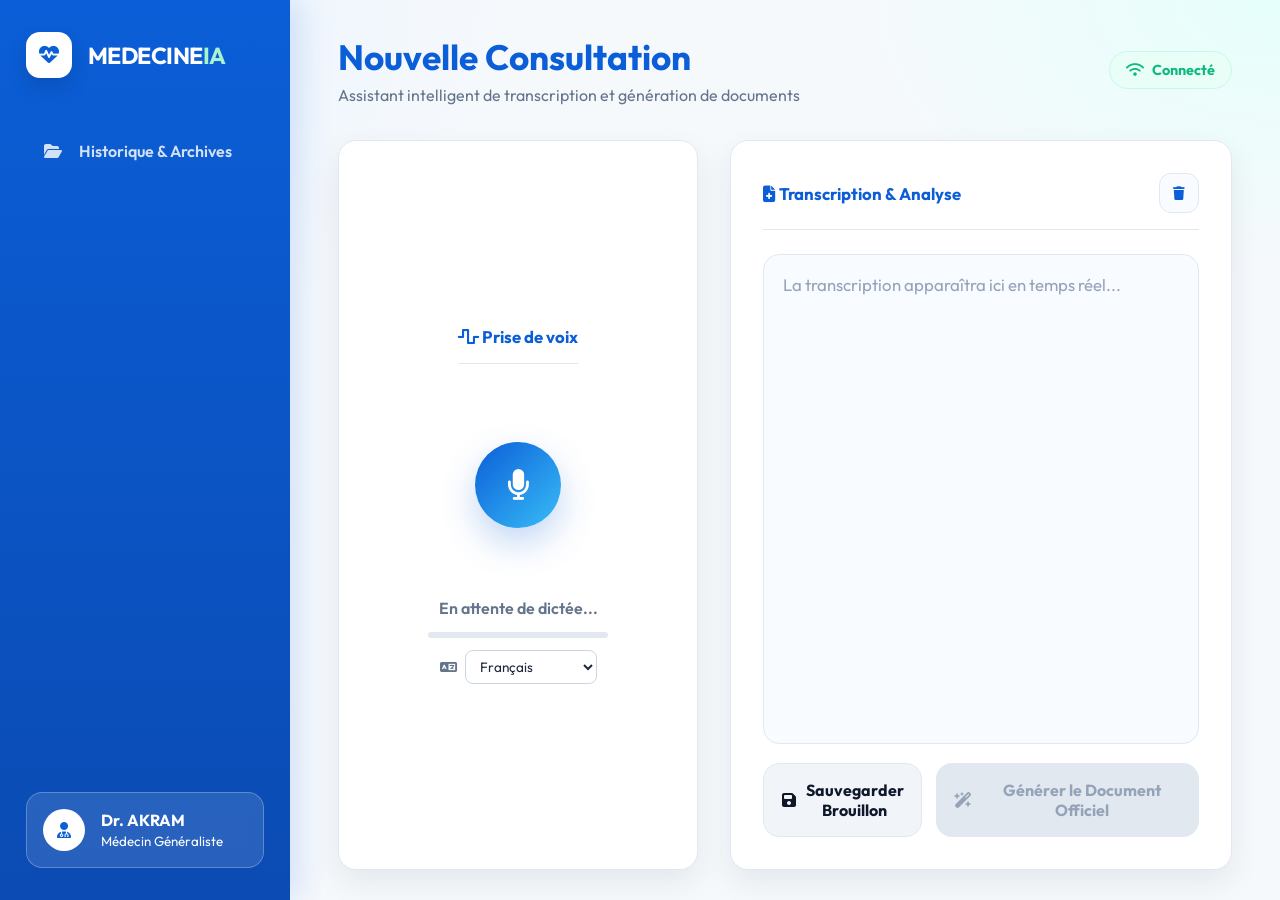
<file: index.html>
<!DOCTYPE html>
<html lang="fr">
<head>
    <meta charset="UTF-8">
    <meta name="viewport" content="width=device-width, initial-scale=1.0">
    <title> MEDVOX | Consultation</title>
    <link href="https://fonts.googleapis.com/css2?family=Outfit:wght@300;400;500;700&display=swap" rel="stylesheet">
    <link rel="stylesheet" href="https://cdnjs.cloudflare.com/ajax/libs/font-awesome/6.4.0/css/all.min.css">
    <link rel="stylesheet" href="style.css">
</head>
<body>

    <div class="layout">
        <aside class="sidebar">
            <div class="brand">
                <div class="logo-icon"><i class="fa-solid fa-heart-pulse"></i></div>
                <div class="logo-text">MEDECINE<span>IA</span></div>
            </div>

            <nav class="menu">
                <a href="history.html">
                    <i class="fa-solid fa-folder-open"></i> <span>Historique & Archives</span>
                </a>
            </nav>

            <div class="user-card">
                <div class="avatar"><i class="fa-solid fa-user-doctor"></i></div>
                <div class="user-info">
                    <h4>Dr. AKRAM</h4>
                    <small>Médecin Généraliste</small>
                </div>
            </div>
        </aside>

        <main class="content">
            <header class="top-header">
                <div class="titles">
                    <h1>Nouvelle Consultation</h1>
                    <p>Assistant intelligent de transcription et génération de documents</p>
                </div>
                <div class="status-badge" id="connectionStatus">
                    <i class="fa-solid fa-wifi"></i> Connecté
                </div>
            </header>

            <div class="workspace">
                <div class="panel recording-panel">
                    <div class="panel-header">
                        <h3><i class="fa-solid fa-wave-square"></i> Prise de voix</h3>
                    </div>
                    
                    <div class="mic-container">
                        <div class="mic-button" id="btnRecord">
                            <i class="fa-solid fa-microphone" id="micIcon"></i>
                        </div>
                        <div class="pulse-ring"></div>
                        <div class="pulse-ring delay"></div>
                    </div>

                    <p id="status" class="status-message">En attente de dictée...</p>
                    <div class="mic-level" title="Niveau du micro"><span id="micLevelBar"></span></div>
                    <label class="lang-picker" for="langSelect">
                        <i class="fa-solid fa-language"></i>
                        <select id="langSelect" aria-label="Langue de la dictée">
                            <option value="fr-FR" selected>Français</option>
                            <option value="ar-MA">العربية (Maroc)</option>
                            <option value="en-US">English</option>
                        </select>
                    </label>
                </div>

                <div class="panel result-panel">
                    <div class="panel-header">
                        <h3><i class="fa-solid fa-file-medical"></i> Transcription & Analyse</h3>
                        <div class="actions">
                            <button id="btnClear" class="icon-btn" title="Effacer"><i class="fa-solid fa-trash"></i></button>
                        </div>
                    </div>

                    <div id="aiAssistContainer" class="assist-panel" style="display:none; padding: 15px; margin-bottom: 10px; border-radius: 12px; background: rgba(255,255,255,0.5);">
                        <div style="display: flex; gap: 10px; margin-bottom: 10px;">
                            <div id="imcBadge" class="badge-assist"></div>
                            <div id="diagList" class="badge-assist blue"></div>
                        </div>
                        <div id="alertBox" class="alert-banner" style="display:none;">
                            <i class="fa-solid fa-triangle-exclamation"></i> 
                            <strong>ALERTE :</strong> <span id="alertText"></span>
                        </div>
                    </div>

                    <div class="editor-container">
                        <textarea id="rawText" placeholder="La transcription apparaîtra ici en temps réel..."></textarea>
                    </div>

                    <div class="panel-footer">
                        <button id="btnSaveDraft" class="btn-secondary">
                            <i class="fa-solid fa-floppy-disk"></i> Sauvegarder Brouillon
                        </button>

                        <button id="btnProcess" class="btn-primary" disabled>
                            <i class="fa-solid fa-wand-magic-sparkles"></i>
                            Générer le Document Officiel
                        </button>
                    </div>
                </div>
            </div>
        </main>
    </div>

    <div id="resultOverlay" class="overlay" style="display:none;">
        <div class="modal glass-effect">
            <div class="modal-header">
                <h2><i class="fa-solid fa-check-circle"></i> Document Prêt</h2>
                <button id="closeModal" class="close-icon"><i class="fa-solid fa-xmark"></i></button>
            </div>
            
            <form action="generate_pdf.php" method="POST" target="_blank">
                <div class="input-group">
                    <label>Type de Document</label>
                    <div class="input-wrapper">
                        <i class="fa-solid fa-tag"></i>
                        <input type="text" name="doc_title" id="docTitle" readonly>
                    </div>
                </div>
                <div class="input-group">
                    <label>Contenu Médical Structuré</label>
                    <div class="textarea-wrapper">
                        <textarea name="doc_content" id="docContent" required></textarea>
                    </div>
                </div>
                <button type="submit" class="btn-success">
                    <i class="fa-solid fa-print"></i> Valider & Imprimer PDF
                </button>
            </form>
        </div>
    </div>

    <script src="script.js"></script>
</body>
</html>
</file>
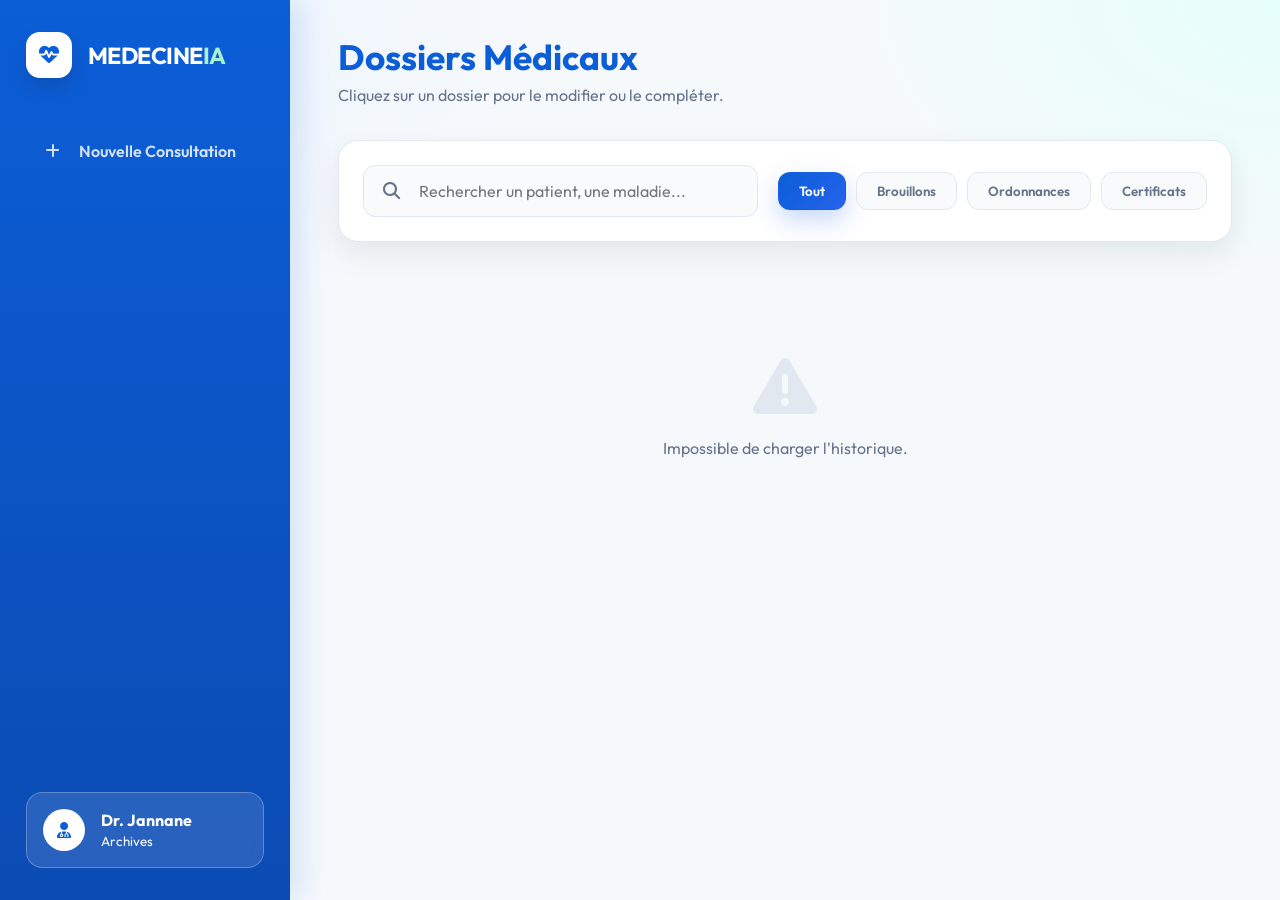
<file: history.html>
<!DOCTYPE html>
<html lang="fr">
<head>
    <meta charset="UTF-8">
    <meta name="viewport" content="width=device-width, initial-scale=1.0">
    <title>Historique & Archives - DocuVoice AI</title>
    <link href="https://fonts.googleapis.com/css2?family=Outfit:wght@300;400;500;700&display=swap" rel="stylesheet">
    <link rel="stylesheet" href="https://cdnjs.cloudflare.com/ajax/libs/font-awesome/6.4.0/css/all.min.css">
    <link rel="stylesheet" href="style.css">

    
</head>
<body>

    <div class="layout">
        <aside class="sidebar">
            <div class="brand">
                <div class="logo-icon"><i class="fa-solid fa-heart-pulse"></i></div>
                <div class="logo-text">MEDECINE<span>IA</span></div>
            </div>

            <nav class="menu">
                <a href="index.html">
                    <i class="fa-solid fa-plus"></i> <span>Nouvelle Consultation</span>
                </a>
            </nav>

            <div class="user-card">
                <div class="avatar"><i class="fa-solid fa-user-doctor"></i></div>
                <div class="user-info">
                    <h4>Dr. Jannane</h4>
                    <small>Archives</small>
                </div>
            </div>
        </aside>

        <main class="content">
            <header class="top-header">
                <div class="titles">
                    <h1>Dossiers Médicaux</h1>
                    <p>Cliquez sur un dossier pour le modifier ou le compléter.</p>
                </div>
            </header>

            <div class="controls-container">
                <div class="search-wrapper">
                    <i class="fa-solid fa-magnifying-glass"></i>
                    <input type="text" id="searchInput" placeholder="Rechercher un patient, une maladie...">
                </div>
                
                <div class="filters">
                    <button class="filter-btn active" data-filter="all">Tout</button>
                    <button class="filter-btn" data-filter="brouillon">Brouillons</button>
                    <button class="filter-btn" data-filter="ordonnance">Ordonnances</button>
                    <button class="filter-btn" data-filter="certificat">Certificats</button>
                </div>
            </div>

            <div id="gridContainer" class="grid-docs">
                <div class="empty-zone"><i class="fa-solid fa-spinner fa-spin"></i><p>Chargement des dossiers...</p></div>
            </div>
        </main>
    </div>

    <script>
        const gridContainer = document.getElementById('gridContainer');
        const searchInput = document.getElementById('searchInput');
        const filterBtns = document.querySelectorAll('.filter-btn');
        let documentsData = [];

        // Échappe le HTML pour éviter l'injection de code dans l'historique
        const esc = (s) => String(s ?? '').replace(/[&<>"']/g, c => ({'&':'&amp;','<':'&lt;','>':'&gt;','"':'&quot;',"'":'&#39;'}[c]));

        // 1. CHARGEMENT DES DONNÉES
        window.onload = () => {
            fetch('get_history_full.php')
                .then(r => r.json())
                .then(data => {
                    documentsData = Array.isArray(data) ? data : [];
                    displayDocuments(documentsData);
                })
                .catch(err => {
                    console.error(err);
                    gridContainer.innerHTML = `<div class="empty-zone"><i class="fa-solid fa-triangle-exclamation"></i><p>Impossible de charger l'historique.</p></div>`;
                });
        };

        // 2. AFFICHAGE DES CARTES
        function displayDocuments(docs) {
            gridContainer.innerHTML = '';
            if (docs.length === 0) {
                gridContainer.innerHTML = `<div class="empty-zone"><i class="fa-regular fa-folder-open"></i><p>Aucun dossier trouvé.</p></div>`;
                return;
            }

            docs.forEach(doc => {
                const titleLower = doc.titre.toLowerCase();
                const isDraft = titleLower.includes('brouillon');
                
                let icon = 'fa-file-medical';
                let colorClass = ''; 

                if (isDraft) { 
                    icon = 'fa-pen-ruler'; 
                    colorClass = 'type-brouillon';
                }
                else if (titleLower.includes('ordonnance')) { icon = 'fa-pills'; colorClass = 'type-ordonnance'; }
                else if (titleLower.includes('certificat')) { icon = 'fa-certificate'; colorClass = 'type-certificat'; }
                else if (titleLower.includes('courrier') || titleLower.includes('lettre')) { icon = 'fa-paper-plane'; colorClass = 'type-courrier'; }

                const dateObj = new Date(doc.date_creation);
                const dateStr = dateObj.toLocaleDateString('fr-FR', { day: 'numeric', month: 'short', year: 'numeric' });

                const card = document.createElement('div');
                card.className = 'card-doc';
                
                card.innerHTML = `
                    ${isDraft ? '<div class="badge-draft">BROUILLON</div>' : ''}
                    <div class="card-header-row">
                        <div class="card-icon-box ${colorClass}"><i class="fa-solid ${icon}"></i></div>
                        <div class="card-date">${dateStr}</div>
                    </div>
                    
                    <div class="card-title">${esc(doc.titre)}</div>
                    <div class="card-excerpt">${esc(doc.contenu.substring(0, 110))}...</div>
                `;

                // CLIC : REDIRECTION VERS L'ACCUEIL POUR MODIFIER
                card.onclick = () => {
                    localStorage.setItem('editDoc', JSON.stringify({
                        titre: doc.titre,
                        contenu: doc.contenu
                    }));
                    window.location.href = 'index.html';
                };

                gridContainer.appendChild(card);
            });
        }
        
        // 3. FILTRES & RECHERCHE
        function filterDocs() {
            const term = searchInput.value.toLowerCase();
            const cat = document.querySelector('.filter-btn.active').dataset.filter;
            const filtered = documentsData.filter(d => {
                const matchSearch = d.titre.toLowerCase().includes(term) || d.contenu.toLowerCase().includes(term);
                let matchCat = true;
                if(cat === 'brouillon') matchCat = d.titre.toLowerCase().includes('brouillon');
                else if(cat !== 'all') matchCat = d.titre.toLowerCase().includes(cat) && !d.titre.toLowerCase().includes('brouillon');
                return matchSearch && matchCat;
            });
            displayDocuments(filtered);
        }

        searchInput.addEventListener('input', filterDocs);
        
        filterBtns.forEach(b => b.onclick = () => { 
            filterBtns.forEach(x => x.classList.remove('active')); 
            b.classList.add('active'); 
            filterDocs(); 
        });
    </script>
</body>
</html>
</file>
<file: style.css>
/* ======= Base & Theme (Medical) ======= */
:root {
    --primary: #0b5ed7;
    --primary-dark: #0a4db0;
    --secondary: #10b981;
    --secondary-dark: #0f9f7a;
    --accent: #38bdf8;
    --accent-soft: #e0f2fe;
    --danger: #ef4444;
    --bg: #f6f9fc;
    --bg-2: #eef5ff;
    --panel: #ffffff;
    --panel-soft: #f8fbff;
    --text: #0f172a;
    --muted: #64748b;
    --border: #e2e8f0;
    --shadow: 0 12px 30px rgba(15, 23, 42, 0.08);
    --radius: 18px;
}

* { margin: 0; padding: 0; box-sizing: border-box; }

body {
    font-family: 'Outfit', sans-serif;
    background: radial-gradient(900px 600px at 0% 0%, #e9f3ff 0%, transparent 60%),
                radial-gradient(800px 500px at 100% 0%, #e6fffb 0%, transparent 55%),
                var(--bg);
    color: var(--text);
    height: 100vh;
    overflow: hidden;
}

/* LAYOUT */
.layout { display: flex; height: 100vh; }

/* SIDEBAR */
.sidebar {
    width: 290px;
    background: linear-gradient(180deg, #0b5ed7 0%, #0b4bb3 100%);
    color: #ffffff;
    display: flex;
    flex-direction: column;
    padding: 2rem 1.6rem;
    position: relative;
    box-shadow: 10px 0 30px rgba(11, 94, 215, 0.15);
    z-index: 10;
}

.brand { display: flex; align-items: center; gap: 1rem; margin-bottom: 3rem; }
.logo-icon {
    width: 46px; height: 46px;
    background: #ffffff;
    color: var(--primary);
    border-radius: 14px;
    display: flex; align-items: center; justify-content: center;
    font-size: 1.25rem;
    box-shadow: 0 10px 20px rgba(0, 0, 0, 0.12);
}
.logo-text { font-size: 1.45rem; font-weight: 700; letter-spacing: -0.5px; }
.logo-text span { color: #a7f3d0; }

.menu { display: flex; flex-direction: column; gap: 0.6rem; flex: 1; }
.menu a {
    display: flex; align-items: center; gap: 1rem;
    padding: 0.9rem 1rem;
    color: rgba(255, 255, 255, 0.82);
    text-decoration: none;
    border-radius: 14px;
    transition: 0.25s ease;
    font-weight: 600;
    border: 1px solid transparent;
}
.menu a:hover, .menu a.active {
    background: rgba(255, 255, 255, 0.16);
    color: #ffffff;
    border-color: rgba(255, 255, 255, 0.35);
    transform: translateX(4px);
}
.menu i { width: 20px; text-align: center; }

.user-card {
    display: flex; align-items: center; gap: 1rem;
    padding: 1rem;
    background: rgba(255, 255, 255, 0.12);
    border-radius: 16px;
    border: 1px solid rgba(255, 255, 255, 0.25);
    backdrop-filter: blur(8px);
}
.avatar {
    width: 42px; height: 42px;
    background: #ffffff;
    color: var(--primary);
    border-radius: 50%;
    display: flex; align-items: center; justify-content: center;
    font-weight: 700;
}

/* MAIN CONTENT */
.content { flex: 1; padding: 2.2rem 3rem; overflow-y: auto; }

.top-header {
    display: flex; justify-content: space-between; align-items: center;
    margin-bottom: 2.2rem;
}
.titles h1 { font-size: 2.2rem; font-weight: 700; color: var(--primary); }
.titles p { color: var(--muted); margin-top: 6px; }

.status-badge {
    padding: 0.55rem 1rem;
    background: #e9fef7;
    color: var(--secondary);
    border-radius: 999px;
    font-size: 0.9rem;
    font-weight: 700;
    display: flex; align-items: center; gap: 8px;
    border: 1px solid #c7f9ea;
}

.workspace {
    display: grid;
    grid-template-columns: 360px 1fr;
    gap: 2rem;
    height: calc(100vh - 170px);
}

/* PANELS */
.panel {
    background: var(--panel);
    border-radius: var(--radius);
    padding: 2rem;
    box-shadow: var(--shadow);
    display: flex; flex-direction: column;
    border: 1px solid var(--border);
}

.panel-header {
    display: flex; justify-content: space-between; align-items: center;
    margin-bottom: 1.5rem;
    padding-bottom: 1rem;
    border-bottom: 1px solid var(--border);
}
.panel-header h3 { font-size: 1.05rem; color: var(--primary); font-weight: 700; }

.actions { display: flex; gap: 0.5rem; }
.icon-btn {
    border: 1px solid var(--border);
    background: var(--panel-soft);
    color: var(--primary);
    width: 40px; height: 40px;
    border-radius: 12px;
    cursor: pointer;
    transition: 0.2s ease;
}
.icon-btn:hover { background: #e9f3ff; border-color: #cfe3ff; }

/* MICROPHONE */
.recording-panel { align-items: center; justify-content: center; text-align: center; position: relative; overflow: hidden; }
.mic-container { position: relative; width: 130px; height: 130px; display: flex; align-items: center; justify-content: center; margin: 2rem 0; }
.mic-button {
    width: 86px; height: 86px;
    background: linear-gradient(135deg, var(--primary), var(--accent));
    border-radius: 50%;
    display: flex; align-items: center; justify-content: center;
    color: white; font-size: 1.9rem;
    cursor: pointer;
    z-index: 2;
    transition: 0.25s ease;
    box-shadow: 0 15px 35px rgba(11, 94, 215, 0.25);
}
.mic-button:hover { transform: scale(1.06); }

.recording .mic-button { background: linear-gradient(135deg, #fb7185, #ef4444); box-shadow: 0 15px 35px rgba(239, 68, 68, 0.35); }
.pulse-ring {
    position: absolute; width: 100%; height: 100%;
    border-radius: 50%; border: 2px solid rgba(11, 94, 215, 0.35);
    opacity: 0; transform: scale(0.8);
}
.recording .pulse-ring { animation: pulse 2s infinite; }
.recording .pulse-ring.delay { animation-delay: 0.5s; }

@keyframes pulse {
    0% { transform: scale(0.8); opacity: 0.6; }
    100% { transform: scale(2.1); opacity: 0; }
}

.status-message {
    font-weight: 600; color: var(--muted);
    margin-top: 1rem; min-height: 24px;
}

/* ASSISTANT */
.assist-panel { background: #f7fbff; border: 1px solid #e1f0ff; }
.badge-assist {
    background: #e8f0ff;
    color: #1d4ed8;
    padding: 0.5rem 0.8rem;
    border-radius: 999px;
    font-size: 0.85rem;
    font-weight: 700;
}
.badge-assist.blue { background: #e0f2fe; color: #0369a1; }
.alert-banner {
    background: #fff1f2;
    color: #be123c;
    padding: 0.8rem 1rem;
    border-radius: 12px;
    border: 1px solid #fecdd3;
}

/* ÉDITEUR */
.result-panel { position: relative; }
.editor-container { flex: 1; position: relative; }
textarea {
    width: 100%; height: 100%;
    border: 1px solid var(--border);
    border-radius: 16px;
    resize: none;
    font-family: 'Outfit', sans-serif; font-size: 1.05rem; line-height: 1.7;
    color: var(--text); outline: none;
    background: var(--panel-soft);
    padding: 1rem 1.2rem;
}
textarea::placeholder { color: #94a3b8; }

.panel-footer { display: flex; gap: 14px; margin-top: 1.2rem; }

.btn-primary, .btn-secondary, .btn-success {
    padding: 1rem 1.1rem;
    border: none; border-radius: 16px;
    font-size: 1rem; font-weight: 700; font-family: 'Outfit', sans-serif;
    cursor: pointer; transition: 0.25s ease;
    display: flex; align-items: center; justify-content: center; gap: 10px;
}

.btn-primary {
    width: 100%;
    background: linear-gradient(135deg, var(--secondary), #34d399);
    color: #0b1220;
    box-shadow: 0 10px 25px rgba(16, 185, 129, 0.25);
}
.btn-primary:disabled { background: #e2e8f0; color: #94a3b8; box-shadow: none; cursor: not-allowed; }
.btn-primary:hover:not(:disabled) { transform: translateY(-2px); }

.btn-secondary {
    background: #f1f5f9;
    color: var(--text);
    border: 1px solid var(--border);
}
.btn-secondary:hover { background: #e2e8f0; border-color: #cbd5e1; }

.btn-success {
    width: 100%;
    background: linear-gradient(135deg, var(--primary), #2563eb);
    color: #fff;
    box-shadow: 0 10px 25px rgba(37, 99, 235, 0.25);
}
.btn-success:hover { transform: translateY(-2px); }

/* MODAL */
.overlay {
    position: fixed; top: 0; left: 0; width: 100%; height: 100%;
    background: rgba(15, 23, 42, 0.45);
    backdrop-filter: blur(6px);
    display: flex; align-items: center; justify-content: center;
    z-index: 100;
}
.glass-effect {
    background: #ffffff;
    padding: 2.5rem; border-radius: 26px;
    width: 640px;
    box-shadow: var(--shadow);
    border: 1px solid var(--border);
}
.modal-header { display: flex; justify-content: space-between; margin-bottom: 1.8rem; align-items: center; }
.modal-header h2 { color: var(--primary); font-size: 1.4rem; }
.close-icon { background: none; border: none; font-size: 1.5rem; cursor: pointer; color: var(--muted); transition: 0.2s; }
.close-icon:hover { color: var(--danger); transform: rotate(90deg); }

.input-group { margin-bottom: 1.2rem; }
.input-group label {
    display: block; margin-bottom: 0.6rem; font-weight: 700; font-size: 0.8rem;
    color: var(--muted); text-transform: uppercase; letter-spacing: 0.6px;
}
.input-wrapper, .textarea-wrapper {
    background: #f8fafc;
    border: 1px solid var(--border);
    border-radius: 14px; padding: 1rem;
    display: flex; align-items: center; gap: 0.8rem;
    transition: 0.2s;
}
.input-wrapper:focus-within, .textarea-wrapper:focus-within {
    border-color: #bfdbfe;
    box-shadow: 0 0 0 4px rgba(59, 130, 246, 0.12);
}
.input-wrapper input {
    border: none; background: transparent; width: 100%; font-size: 1rem; font-weight: 600; color: var(--text); outline: none;
}
.input-wrapper i { color: var(--primary); }
.textarea-wrapper textarea { height: 160px; font-size: 0.95rem; }

/* ======= Historique ======= */
.controls-container {
    background: var(--panel);
    padding: 1.5rem;
    border-radius: 20px;
    box-shadow: var(--shadow);
    margin-bottom: 2rem;
    display: flex;
    flex-wrap: wrap;
    gap: 20px;
    align-items: center;
    justify-content: space-between;
    border: 1px solid var(--border);
}

.search-wrapper {
    flex: 1;
    min-width: 300px;
    position: relative;
}

.search-wrapper i {
    position: absolute;
    left: 20px;
    top: 50%;
    transform: translateY(-50%);
    color: var(--muted);
    font-size: 1.05rem;
}

.search-wrapper input {
    width: 100%;
    padding: 15px 15px 15px 55px;
    border: 1px solid var(--border);
    border-radius: 12px;
    font-size: 1rem;
    font-family: 'Outfit', sans-serif;
    outline: none;
    background: #f8fafc;
    color: var(--text);
    transition: all 0.3s ease;
}

.search-wrapper input:focus {
    background: #ffffff;
    border-color: #bfdbfe;
    box-shadow: 0 0 0 4px rgba(59, 130, 246, 0.12);
}

/* 2. Boutons Filtres */
.filters {
    display: flex;
    gap: 10px;
    flex-wrap: wrap;
}

.filter-btn {
    padding: 10px 20px;
    border: 1px solid var(--border);
    background: #f8fafc;
    color: var(--muted);
    border-radius: 12px;
    cursor: pointer;
    font-weight: 600;
    font-family: 'Outfit', sans-serif;
    transition: all 0.3s ease;
}

.filter-btn:hover {
    background: #eef2f7;
    transform: translateY(-2px);
}

.filter-btn.active {
    background: linear-gradient(135deg, var(--primary), #2563eb);
    color: white;
    box-shadow: 0 10px 25px rgba(37, 99, 235, 0.25);
    border-color: transparent;
}

/* 3. Grille des Documents */
.grid-docs {
    display: grid;
    grid-template-columns: repeat(auto-fill, minmax(320px, 1fr));
    gap: 25px;
    padding-bottom: 50px;
}

/* 4. Cartes (Cards) */
.card-doc {
    background: var(--panel);
    border-radius: 24px;
    padding: 25px;
    box-shadow: var(--shadow);
    position: relative;
    cursor: pointer;
    transition: all 0.3s cubic-bezier(0.25, 0.8, 0.25, 1);
    border: 1px solid var(--border);
    overflow: hidden;
    display: flex;
    flex-direction: column;
    gap: 15px;
}

.card-doc:hover {
    transform: translateY(-8px) scale(1.02);
    box-shadow: 0 20px 40px rgba(15, 23, 42, 0.12);
    border-color: #cfe3ff;
}

/* Entête de la carte (Icône + Titre) */
.card-header-row {
    display: flex;
    justify-content: space-between;
    align-items: flex-start;
}

.card-icon-box {
    width: 50px;
    height: 50px;
    border-radius: 14px;
    display: flex;
    align-items: center;
    justify-content: center;
    font-size: 1.4rem;
    transition: 0.3s;
}

/* Couleurs spécifiques selon le type */
.type-ordonnance { background: #ecfdf5; color: #059669; }
.type-certificat { background: #fff7ed; color: #ea580c; }
.type-courrier   { background: #eff6ff; color: #2563eb; }
.type-brouillon  { background: #fef3c7; color: #d97706; }

.card-title {
    font-size: 1.15rem;
    font-weight: 700;
    color: var(--text);
    margin-top: 10px;
}

.card-date {
    font-size: 0.85rem;
    color: var(--muted);
    margin-bottom: 10px;
}

.card-excerpt {
    font-size: 0.95rem;
    color: var(--muted);
    line-height: 1.6;
    background: #f8fafc;
    padding: 12px;
    border-radius: 12px;
    display: -webkit-box;
    -webkit-box-orient: vertical;
    overflow: hidden;
}

/* Badge Brouillon en haut à droite */
.badge-draft {
    position: absolute;
    top: 20px;
    right: 20px;
    background: #fff7ed;
    color: #c2410c;
    border: 1px solid #fed7aa;
    padding: 5px 12px;
    border-radius: 20px;
    font-size: 0.7rem;
    font-weight: 800;
    text-transform: uppercase;
    letter-spacing: 0.5px;
}

/* Zone Vide (Empty State) */
.empty-zone {
    grid-column: 1 / -1;
    text-align: center;
    padding: 80px 0;
    color: var(--muted);
}

.empty-zone i {
    font-size: 4rem;
    margin-bottom: 20px;
    color: #e2e8f0;
}
/* Choix de la langue de dictée */
.lang-picker {
    display: inline-flex;
    align-items: center;
    gap: 8px;
    margin-top: 12px;
    font-size: 0.85rem;
    color: #64748B;
}
.lang-picker select {
    font: inherit;
    padding: 6px 10px;
    border: 1px solid #CBD5E1;
    border-radius: 8px;
    background: #fff;
    color: #1E293B;
    cursor: pointer;
}

/* Niveau du micro : montre si la voix est bien captée */
.mic-level {
    width: 180px;
    height: 6px;
    margin: 10px auto 0;
    border-radius: 999px;
    background: #E2E8F0;
    overflow: hidden;
}
.mic-level span {
    display: block;
    width: 0%;
    height: 100%;
    border-radius: inherit;
    background: linear-gradient(90deg, #10B981, #22C55E);
    transition: width 0.08s linear;
}
</file>
